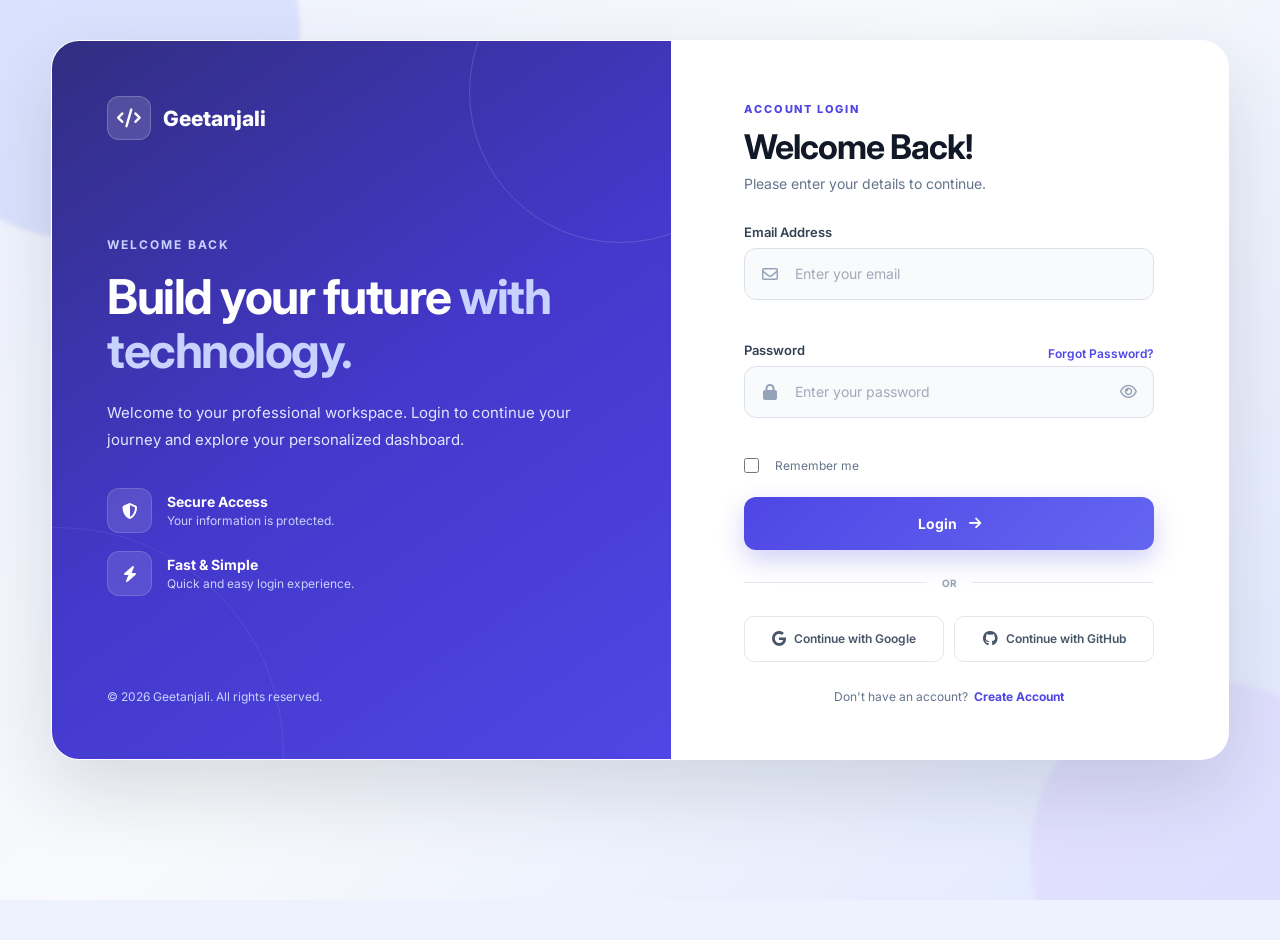
<file: index.html>
<!DOCTYPE html>
<html lang="en">

<head>
    <meta charset="UTF-8">
    <meta name="viewport" content="width=device-width, initial-scale=1.0">

    <title>Login | Geetanjali</title>

    <!-- Google Font -->
    <link rel="preconnect" href="https://fonts.googleapis.com">
    <link rel="preconnect" href="https://fonts.gstatic.com" crossorigin>

    <link href="https://fonts.googleapis.com/css2?family=Inter:wght@400;500;600;700;800&display=swap"
        rel="stylesheet">

    <!-- Font Awesome Icons -->
    <link rel="stylesheet"
        href="https://cdnjs.cloudflare.com/ajax/libs/font-awesome/6.7.2/css/all.min.css">

    <!-- CSS -->
    <link rel="stylesheet" href="style.css">
</head>

<body>

    <!-- Background Decoration -->
    <div class="background">

        <div class="circle circle-one"></div>

        <div class="circle circle-two"></div>

        <div class="circle circle-three"></div>

    </div>


    <!-- Main Container -->
    <div class="login-container">


        <!-- Left Section -->
        <div class="welcome-section">


            <div class="logo">

                <div class="logo-icon">

                    <i class="fa-solid fa-code"></i>

                </div>

                <span>Geetanjali</span>

            </div>



            <div class="welcome-content">

                <span class="small-title">
                    WELCOME BACK
                </span>


                <h1>

                    Build your future

                    <span>
                        with technology.
                    </span>

                </h1>


                <p>

                    Welcome to your professional workspace.
                    Login to continue your journey and explore
                    your personalized dashboard.

                </p>



                <div class="features">


                    <div class="feature">

                        <div class="feature-icon">

                            <i class="fa-solid fa-shield-halved"></i>

                        </div>


                        <div>

                            <h3>
                                Secure Access
                            </h3>

                            <p>
                                Your information is protected.
                            </p>

                        </div>

                    </div>



                    <div class="feature">

                        <div class="feature-icon">

                            <i class="fa-solid fa-bolt"></i>

                        </div>


                        <div>

                            <h3>
                                Fast & Simple
                            </h3>

                            <p>
                                Quick and easy login experience.
                            </p>

                        </div>

                    </div>


                </div>

            </div>



            <div class="copyright">

                © 2026 Geetanjali.
                All rights reserved.

            </div>


        </div>



        <!-- Right Login Section -->
        <div class="login-section">


            <div class="login-box">


                <!-- Mobile Logo -->
                <div class="mobile-logo">

                    <div class="mobile-logo-icon">

                        <i class="fa-solid fa-code"></i>

                    </div>

                </div>



                <!-- Login Header -->
                <div class="login-header">

                    <span class="login-label">
                        ACCOUNT LOGIN
                    </span>


                    <h2>
                        Welcome Back!
                    </h2>


                    <p>
                        Please enter your details to continue.
                    </p>

                </div>



                <!-- Login Form -->
                <form id="loginForm">


                    <!-- Email -->
                    <div class="input-group">


                        <label for="email">

                            Email Address

                        </label>


                        <div class="input-box">


                            <i class="fa-regular fa-envelope"></i>


                            <input
                                type="email"
                                id="email"
                                placeholder="Enter your email"
                                autocomplete="email"
                            >


                        </div>


                        <small
                            class="error"
                            id="emailError">
                        </small>


                    </div>



                    <!-- Password -->
                    <div class="input-group">


                        <div class="password-label">


                            <label for="password">

                                Password

                            </label>


                            <a
                                href="#"
                                onclick="forgotPassword(event)">

                                Forgot Password?

                            </a>


                        </div>



                        <div class="input-box">


                            <i class="fa-solid fa-lock"></i>


                            <input
                                type="password"
                                id="password"
                                placeholder="Enter your password"
                                autocomplete="current-password"
                            >



                            <button
                                type="button"
                                class="password-toggle"
                                onclick="togglePassword()">

                                <i
                                    class="fa-regular fa-eye"
                                    id="eyeIcon">
                                </i>

                            </button>


                        </div>


                        <small
                            class="error"
                            id="passwordError">
                        </small>


                    </div>



                    <!-- Remember Me -->
                    <div class="options">


                        <label class="remember">


                            <input
                                type="checkbox"
                                id="remember">


                            <span class="checkmark"></span>


                            Remember me


                        </label>


                    </div>



                    <!-- Login Button -->
                    <button
                        type="submit"
                        class="login-button">


                        <span>
                            Login
                        </span>


                        <i
                            class="fa-solid fa-arrow-right">
                        </i>


                    </button>


                </form>



                <!-- Divider -->
                <div class="divider">

                    <span>
                        OR
                    </span>

                </div>



                <!-- Social Login -->
                <div class="social-login">


                    <button
                        class="social-button"
                        onclick="socialLogin('Google')">


                        <i
                            class="fa-brands fa-google">
                        </i>


                        Continue with Google


                    </button>



                    <button
                        class="social-button"
                        onclick="socialLogin('GitHub')">


                        <i
                            class="fa-brands fa-github">
                        </i>


                        Continue with GitHub


                    </button>


                </div>



                <!-- Register -->
                <div class="register">


                    <p>

                        Don't have an account?


                        <!-- Dashboard Link -->
                        <a href="dashboard.html">

                            Create Account

                        </a>


                    </p>


                </div>


            </div>


        </div>


    </div>



    <!-- Toast Message -->
    <div
        class="toast"
        id="toast">


        <div class="toast-icon">

            <i class="fa-solid fa-check"></i>

        </div>


        <div>

            <strong id="toastTitle">
                Success
            </strong>


            <p id="toastMessage">
                Login successful!
            </p>

        </div>


    </div>



    <!-- JavaScript -->
    <script src="script.js"></script>


</body>

</html>
</file>
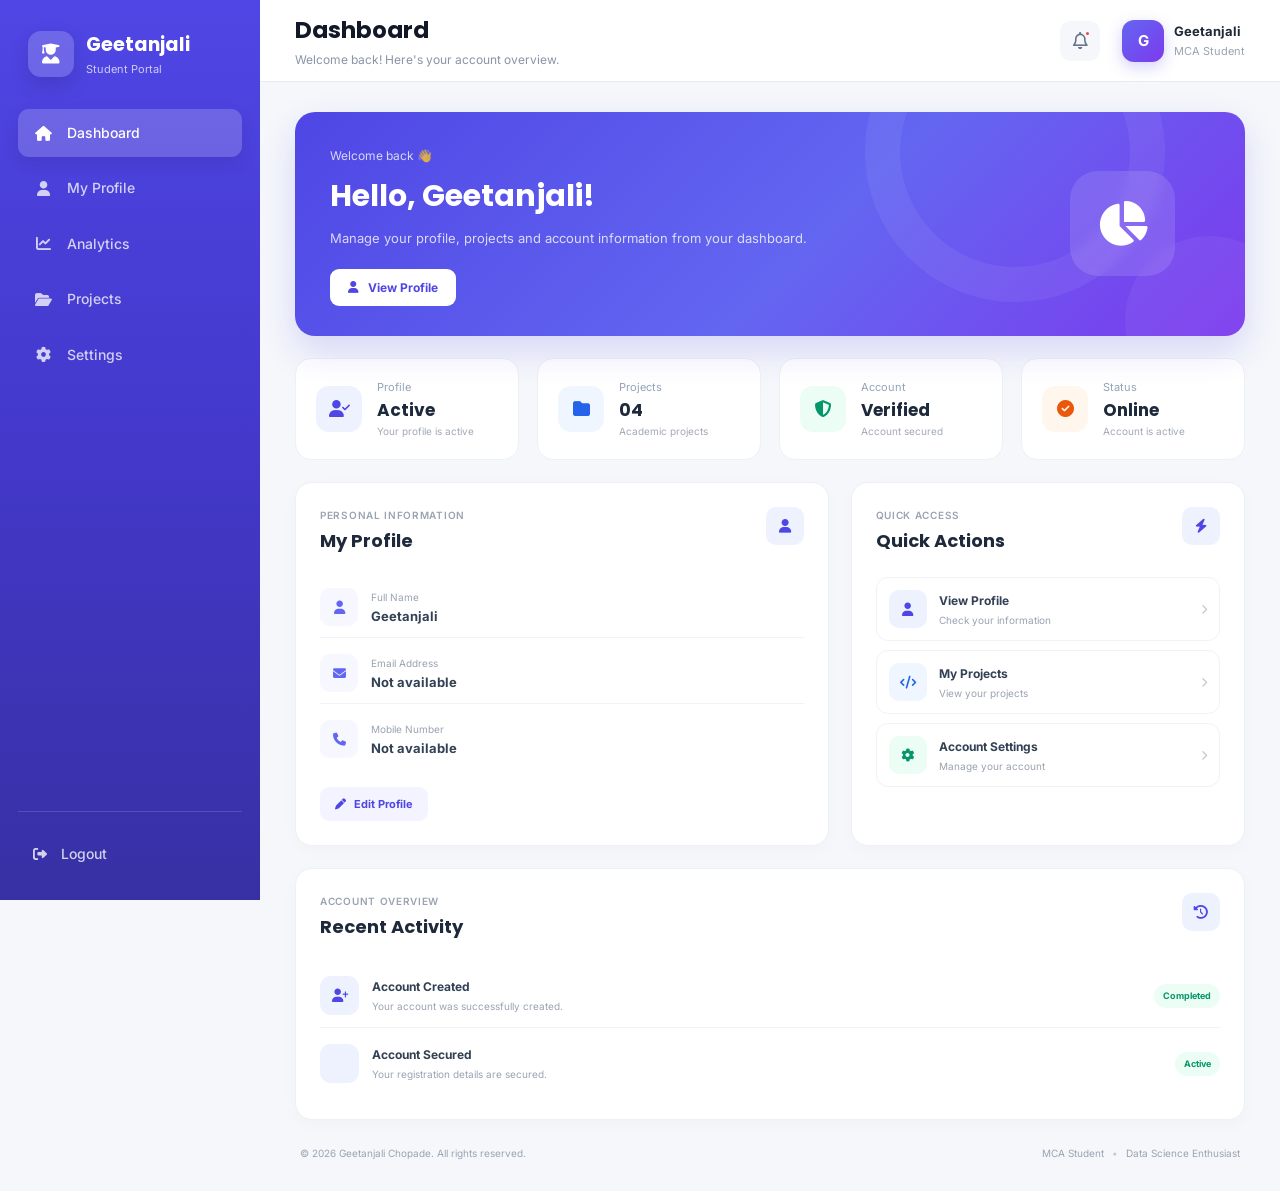
<file: dashboard.html>
<!DOCTYPE html>
<html lang="en">

<head>

    <meta charset="UTF-8">

    <meta name="viewport"
        content="width=device-width, initial-scale=1.0">

    <title>User Dashboard | Geetanjali</title>

    <!-- Font Awesome -->
    <link rel="stylesheet"
        href="https://cdnjs.cloudflare.com/ajax/libs/font-awesome/6.5.2/css/all.min.css">

    <!-- Dashboard CSS -->
    <link rel="stylesheet"
        href="dashboard.css">

</head>


<body>


    <!-- =====================================================
         DASHBOARD WRAPPER
         ===================================================== -->

    <div class="dashboard-wrapper">


        <!-- =================================================
             SIDEBAR
             ================================================= -->

        <aside class="sidebar">


            <!-- LOGO -->
            <div class="sidebar-logo">

                <div class="logo-icon">
                    <i class="fa-solid fa-user-graduate"></i>
                </div>

                <div>
                    <h2>Geetanjali</h2>
                    <span>Student Portal</span>
                </div>

            </div>


            <!-- NAVIGATION -->
            <nav class="sidebar-nav">

                <a href="#" class="nav-link active">

                    <i class="fa-solid fa-house"></i>

                    <span>Dashboard</span>

                </a>


                <a href="#" class="nav-link">

                    <i class="fa-solid fa-user"></i>

                    <span>My Profile</span>

                </a>


                <a href="#" class="nav-link">

                    <i class="fa-solid fa-chart-line"></i>

                    <span>Analytics</span>

                </a>


                <a href="#" class="nav-link">

                    <i class="fa-solid fa-folder-open"></i>

                    <span>Projects</span>

                </a>


                <a href="#" class="nav-link">

                    <i class="fa-solid fa-gear"></i>

                    <span>Settings</span>

                </a>

            </nav>


            <!-- SIDEBAR BOTTOM -->

            <div class="sidebar-bottom">

                <button
                    class="logout-btn"
                    onclick="logoutUser()">

                    <i class="fa-solid fa-right-from-bracket"></i>

                    <span>Logout</span>

                </button>

            </div>


        </aside>



        <!-- =================================================
             MAIN CONTENT
             ================================================= -->

        <main class="main-content">


            <!-- =================================================
                 TOP BAR
                 ================================================= -->

            <header class="topbar">


                <div class="topbar-left">

                    <h1>Dashboard</h1>

                    <p>
                        Welcome back! Here's your account overview.
                    </p>

                </div>


                <div class="topbar-right">


                    <!-- Notification -->

                    <button class="notification-btn">

                        <i class="fa-regular fa-bell"></i>

                        <span class="notification-dot"></span>

                    </button>


                    <!-- User -->

                    <div class="top-user">

                        <div
                            class="user-avatar"
                            id="userAvatar">

                            G

                        </div>


                        <div class="top-user-info">

                            <strong id="userName">
                                Geetanjali
                            </strong>

                            <span>
                                MCA Student
                            </span>

                        </div>

                    </div>


                </div>

            </header>



            <!-- =================================================
                 PAGE CONTENT
                 ================================================= -->

            <section class="dashboard-content">


                <!-- =================================================
                     WELCOME CARD
                     ================================================= -->

                <div class="welcome-card">


                    <div class="welcome-text">

                        <span class="welcome-label">
                            Welcome back 👋
                        </span>


                        <h2>
                            Hello,
                            <span id="welcomeName">
                                Geetanjali
                            </span>!
                        </h2>


                        <p>
                            Manage your profile, projects and
                            account information from your dashboard.
                        </p>


                        <button
                            class="primary-btn"
                            onclick="window.location.href='#profile'">

                            <i class="fa-solid fa-user"></i>

                            View Profile

                        </button>

                    </div>


                    <div class="welcome-icon">

                        <i class="fa-solid fa-chart-pie"></i>

                    </div>


                </div>



                <!-- =================================================
                     STATISTICS
                     ================================================= -->

                <div class="stats-grid">


                    <!-- CARD 1 -->

                    <div class="stat-card">

                        <div class="stat-icon purple">

                            <i class="fa-solid fa-user-check"></i>

                        </div>

                        <div class="stat-info">

                            <span>Profile</span>

                            <h3>Active</h3>

                            <small>
                                Your profile is active
                            </small>

                        </div>

                    </div>



                    <!-- CARD 2 -->

                    <div class="stat-card">

                        <div class="stat-icon blue">

                            <i class="fa-solid fa-folder"></i>

                        </div>

                        <div class="stat-info">

                            <span>Projects</span>

                            <h3>04</h3>

                            <small>
                                Academic projects
                            </small>

                        </div>

                    </div>



                    <!-- CARD 3 -->

                    <div class="stat-card">

                        <div class="stat-icon green">

                            <i class="fa-solid fa-shield-halved"></i>

                        </div>

                        <div class="stat-info">

                            <span>Account</span>

                            <h3>Verified</h3>

                            <small>
                                Account secured
                            </small>

                        </div>

                    </div>



                    <!-- CARD 4 -->

                    <div class="stat-card">

                        <div class="stat-icon orange">

                            <i class="fa-solid fa-circle-check"></i>

                        </div>

                        <div class="stat-info">

                            <span>Status</span>

                            <h3>Online</h3>

                            <small>
                                Account is active
                            </small>

                        </div>

                    </div>


                </div>



                <!-- =================================================
                     CONTENT GRID
                     ================================================= -->

                <div class="content-grid">


                    <!-- =================================================
                         PROFILE CARD
                         ================================================= -->

                    <div
                        class="dashboard-card profile-card"
                        id="profile">


                        <div class="card-header">

                            <div>

                                <span class="card-label">
                                    Personal Information
                                </span>

                                <h3>
                                    My Profile
                                </h3>

                            </div>


                            <div class="card-header-icon">

                                <i class="fa-solid fa-user"></i>

                            </div>

                        </div>



                        <div class="profile-details">


                            <!-- NAME -->

                            <div class="profile-row">

                                <div class="profile-row-icon">

                                    <i class="fa-solid fa-user"></i>

                                </div>

                                <div>

                                    <span>
                                        Full Name
                                    </span>

                                    <strong id="profileName">
                                        Geetanjali
                                    </strong>

                                </div>

                            </div>



                            <!-- EMAIL -->

                            <div class="profile-row">

                                <div class="profile-row-icon">

                                    <i class="fa-solid fa-envelope"></i>

                                </div>

                                <div>

                                    <span>
                                        Email Address
                                    </span>

                                    <strong id="profileEmail">
                                        Not available
                                    </strong>

                                </div>

                            </div>



                            <!-- PHONE -->

                            <div class="profile-row">

                                <div class="profile-row-icon">

                                    <i class="fa-solid fa-phone"></i>

                                </div>

                                <div>

                                    <span>
                                        Mobile Number
                                    </span>

                                    <strong id="profilePhone">
                                        Not available
                                    </strong>

                                </div>

                            </div>


                        </div>



                        <button class="secondary-btn">

                            <i class="fa-solid fa-pen"></i>

                            Edit Profile

                        </button>


                    </div>



                    <!-- =================================================
                         QUICK ACTIONS
                         ================================================= -->

                    <div class="dashboard-card quick-card">


                        <div class="card-header">

                            <div>

                                <span class="card-label">
                                    Quick Access
                                </span>

                                <h3>
                                    Quick Actions
                                </h3>

                            </div>


                            <div class="card-header-icon">

                                <i class="fa-solid fa-bolt"></i>

                            </div>

                        </div>



                        <div class="quick-actions">


                            <!-- VIEW PROFILE -->

                            <a href="#profile"
                                class="quick-action">

                                <div class="quick-icon purple">

                                    <i class="fa-solid fa-user"></i>

                                </div>

                                <div>

                                    <strong>
                                        View Profile
                                    </strong>

                                    <span>
                                        Check your information
                                    </span>

                                </div>

                                <i class="fa-solid fa-chevron-right"></i>

                            </a>



                            <!-- PROJECTS -->

                            <a href="#"
                                class="quick-action">

                                <div class="quick-icon blue">

                                    <i class="fa-solid fa-code"></i>

                                </div>

                                <div>

                                    <strong>
                                        My Projects
                                    </strong>

                                    <span>
                                        View your projects
                                    </span>

                                </div>

                                <i class="fa-solid fa-chevron-right"></i>

                            </a>



                            <!-- SETTINGS -->

                            <a href="#"
                                class="quick-action">

                                <div class="quick-icon green">

                                    <i class="fa-solid fa-gear"></i>

                                </div>

                                <div>

                                    <strong>
                                        Account Settings
                                    </strong>

                                    <span>
                                        Manage your account
                                    </span>

                                </div>

                                <i class="fa-solid fa-chevron-right"></i>

                            </a>


                        </div>


                    </div>


                </div>



                <!-- =================================================
                     RECENT ACTIVITY
                     ================================================= -->

                <div class="dashboard-card activity-card">


                    <div class="card-header">

                        <div>

                            <span class="card-label">
                                Account Overview
                            </span>

                            <h3>
                                Recent Activity
                            </h3>

                        </div>


                        <div class="card-header-icon">

                            <i class="fa-solid fa-clock-rotate-left"></i>

                        </div>

                    </div>



                    <div class="activity-list">


                        <!-- ACTIVITY 1 -->

                        <div class="activity-item">

                            <div class="activity-icon">

                                <i class="fa-solid fa-user-plus"></i>

                            </div>

                            <div class="activity-content">

                                <strong>
                                    Account Created
                                </strong>

                                <span>
                                    Your account was successfully created.
                                </span>

                            </div>

                            <span class="activity-status">
                                Completed
                            </span>

                        </div>



                        <!-- ACTIVITY 2 -->

                        <div class="activity-item">

                            <div class="activity-icon">

                                <i class="fa-solid fa-shield-check"></i>

                            </div>

                            <div class="activity-content">

                                <strong>
                                    Account Secured
                                </strong>

                                <span>
                                    Your registration details are secured.
                                </span>

                            </div>

                            <span class="activity-status">
                                Active
                            </span>

                        </div>



                    </div>


                </div>



                <!-- =================================================
                     FOOTER
                     ================================================= -->

                <footer class="dashboard-footer">

                    <p>
                        © 2026 Geetanjali Chopade.
                        All rights reserved.
                    </p>

                    <div>

                        <span>
                            MCA Student
                        </span>

                        <span class="footer-dot">
                            •
                        </span>

                        <span>
                            Data Science Enthusiast
                        </span>

                    </div>

                </footer>


            </section>


        </main>


    </div>



    <!-- =====================================================
         DASHBOARD JAVASCRIPT
         ===================================================== -->

    <script src="dashboard.js"></script>


</body>

</html>
</file>
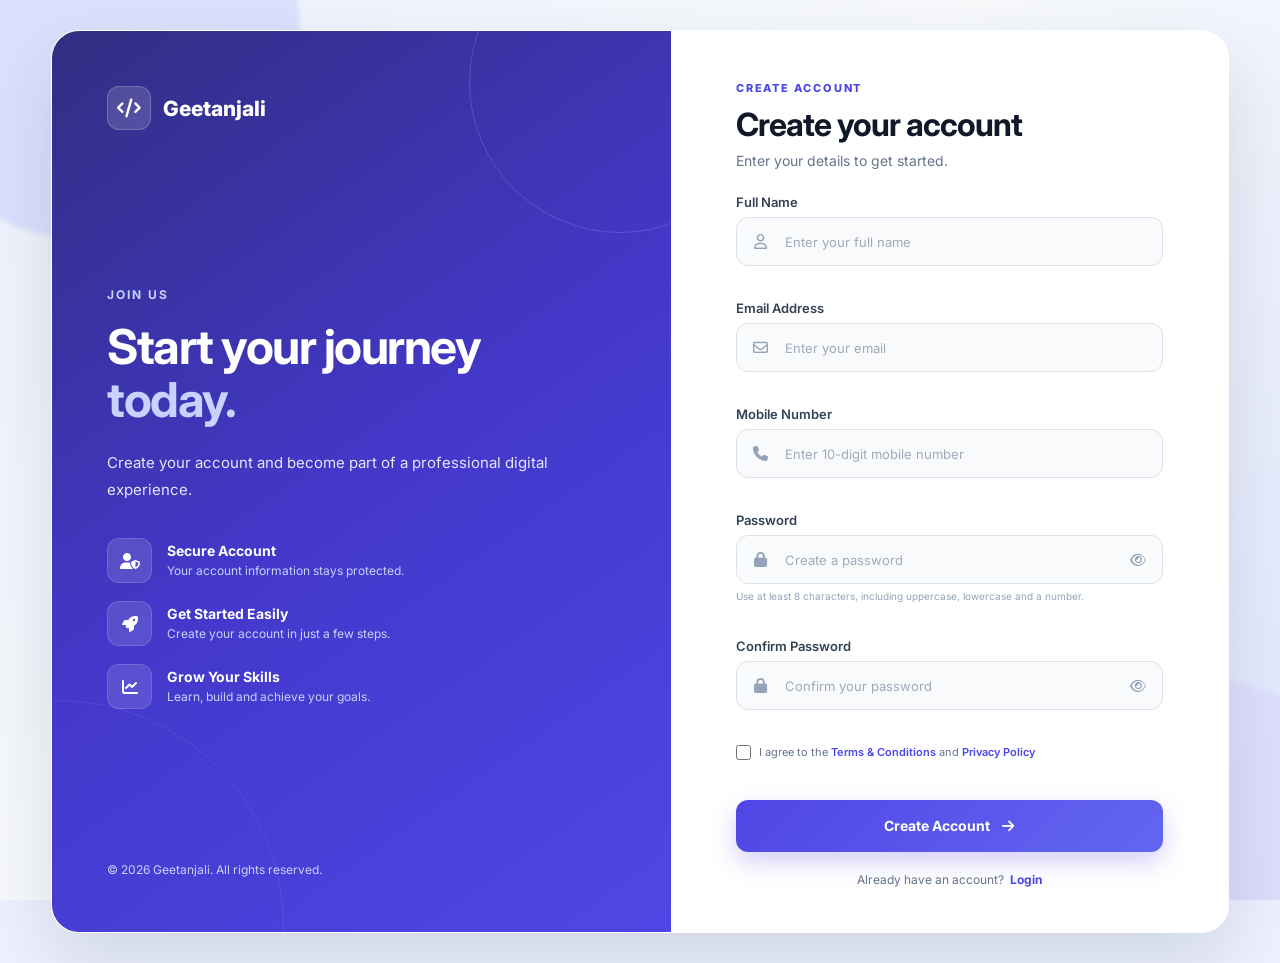
<file: registration.html>
<!DOCTYPE html>
<html lang="en">

<head>

    <meta charset="UTF-8">

    <meta name="viewport"
        content="width=device-width, initial-scale=1.0">

    <title>Create Account | Geetanjali</title>

    <!-- Google Font -->
    <link rel="preconnect"
        href="https://fonts.googleapis.com">

    <link rel="preconnect"
        href="https://fonts.gstatic.com" crossorigin>

    <link
        href="https://fonts.googleapis.com/css2?family=Inter:wght@400;500;600;700;800&display=swap"
        rel="stylesheet">

    <!-- Font Awesome -->
    <link
        rel="stylesheet"
        href="https://cdnjs.cloudflare.com/ajax/libs/font-awesome/6.7.2/css/all.min.css">

    <!-- Registration CSS -->
    <link rel="stylesheet"
        href="registration.css">

</head>


<body>


    <!-- Background -->

    <div class="background">

        <div class="circle circle-one"></div>

        <div class="circle circle-two"></div>

        <div class="circle circle-three"></div>

    </div>



    <!-- Main Container -->

    <div class="registration-container">


        <!-- Left Section -->

        <div class="welcome-section">


            <div class="logo">

                <div class="logo-icon">

                    <i class="fa-solid fa-code"></i>

                </div>

                <span>Geetanjali</span>

            </div>



            <div class="welcome-content">

                <span class="small-title">
                    JOIN US
                </span>


                <h1>
                    Start your journey
                    <span>today.</span>
                </h1>


                <p>

                    Create your account and become
                    part of a professional digital
                    experience.

                </p>



                <div class="benefits">


                    <div class="benefit">

                        <div class="benefit-icon">

                            <i class="fa-solid fa-user-shield"></i>

                        </div>

                        <div>

                            <h3>Secure Account</h3>

                            <p>
                                Your account information
                                stays protected.
                            </p>

                        </div>

                    </div>



                    <div class="benefit">

                        <div class="benefit-icon">

                            <i class="fa-solid fa-rocket"></i>

                        </div>

                        <div>

                            <h3>Get Started Easily</h3>

                            <p>
                                Create your account
                                in just a few steps.
                            </p>

                        </div>

                    </div>



                    <div class="benefit">

                        <div class="benefit-icon">

                            <i class="fa-solid fa-chart-line"></i>

                        </div>

                        <div>

                            <h3>Grow Your Skills</h3>

                            <p>
                                Learn, build and achieve
                                your goals.
                            </p>

                        </div>

                    </div>


                </div>


            </div>


            <div class="copyright">

                © 2026 Geetanjali.
                All rights reserved.

            </div>


        </div>




        <!-- Registration Section -->

        <div class="registration-section">


            <div class="registration-box">


                <!-- Mobile Logo -->

                <div class="mobile-logo">

                    <div class="mobile-logo-icon">

                        <i class="fa-solid fa-code"></i>

                    </div>

                </div>



                <!-- Header -->

                <div class="registration-header">

                    <span class="registration-label">
                        CREATE ACCOUNT
                    </span>


                    <h2>
                        Create your account
                    </h2>


                    <p>
                        Enter your details to get started.
                    </p>

                </div>




                <!-- Registration Form -->

                <form id="registrationForm">


                    <!-- Full Name -->

                    <div class="input-group">

                        <label for="fullName">
                            Full Name
                        </label>


                        <div class="input-box">

                            <i class="fa-regular fa-user"></i>

                            <input
                                type="text"
                                id="fullName"
                                placeholder="Enter your full name"
                                autocomplete="name"
                            >

                        </div>


                        <small
                            class="error"
                            id="nameError">
                        </small>

                    </div>




                    <!-- Email -->

                    <div class="input-group">

                        <label for="email">
                            Email Address
                        </label>


                        <div class="input-box">

                            <i class="fa-regular fa-envelope"></i>

                            <input
                                type="email"
                                id="email"
                                placeholder="Enter your email"
                                autocomplete="email"
                            >

                        </div>


                        <small
                            class="error"
                            id="emailError">
                        </small>

                    </div>




                    <!-- Phone -->

                    <div class="input-group">

                        <label for="phone">
                            Mobile Number
                        </label>


                        <div class="input-box">

                            <i class="fa-solid fa-phone"></i>

                            <input
                                type="tel"
                                id="phone"
                                placeholder="Enter 10-digit mobile number"
                                maxlength="10"
                                autocomplete="tel"
                            >

                        </div>


                        <small
                            class="error"
                            id="phoneError">
                        </small>

                    </div>




                    <!-- Password -->

                    <div class="input-group">

                        <label for="password">
                            Password
                        </label>


                        <div class="input-box">

                            <i class="fa-solid fa-lock"></i>


                            <input
                                type="password"
                                id="password"
                                placeholder="Create a password"
                                autocomplete="new-password"
                            >


                            <button
                                type="button"
                                class="password-toggle"
                                onclick="togglePassword('password','eyeIcon1')">

                                <i
                                    class="fa-regular fa-eye"
                                    id="eyeIcon1">
                                </i>

                            </button>

                        </div>


                        <small
                            class="password-hint">

                            Use at least 8 characters,
                            including uppercase, lowercase
                            and a number.

                        </small>


                        <small
                            class="error"
                            id="passwordError">
                        </small>

                    </div>




                    <!-- Confirm Password -->

                    <div class="input-group">

                        <label for="confirmPassword">
                            Confirm Password
                        </label>


                        <div class="input-box">

                            <i class="fa-solid fa-lock"></i>


                            <input
                                type="password"
                                id="confirmPassword"
                                placeholder="Confirm your password"
                                autocomplete="new-password"
                            >


                            <button
                                type="button"
                                class="password-toggle"
                                onclick="togglePassword('confirmPassword','eyeIcon2')">

                                <i
                                    class="fa-regular fa-eye"
                                    id="eyeIcon2">
                                </i>

                            </button>

                        </div>


                        <small
                            class="error"
                            id="confirmPasswordError">
                        </small>

                    </div>




                    <!-- Terms -->

                    <div class="terms">

                        <label>

                            <input
                                type="checkbox"
                                id="terms">

                            <span>

                                I agree to the
                                <a href="#">
                                    Terms & Conditions
                                </a>
                                and
                                <a href="#">
                                    Privacy Policy
                                </a>

                            </span>

                        </label>


                        <small
                            class="error"
                            id="termsError">
                        </small>

                    </div>




                    <!-- Register Button -->

                    <button
                        type="submit"
                        class="register-button">

                        <span>
                            Create Account
                        </span>

                        <i class="fa-solid fa-arrow-right"></i>

                    </button>


                </form>




                <!-- Login Link -->

                <div class="login-link">

                    <p>

                        Already have an account?

                        <a href="index.html">
                            Login
                        </a>

                    </p>

                </div>


            </div>

        </div>


    </div>




    <!-- Success Message -->

    <div
        class="success-message"
        id="successMessage">

        <div class="success-icon">

            <i class="fa-solid fa-check"></i>

        </div>


        <div>

            <strong>
                Registration Successful
            </strong>

            <p>
                Your account has been created.
            </p>

        </div>

    </div>




    <script src="registration.js"></script>

</body>

</html>
</file>
<file: style.css>
/* =====================================================
   PROFESSIONAL LOGIN PAGE
   GEETANJALI
   ===================================================== */


/* ================= GLOBAL ================= */

* {
    margin: 0;
    padding: 0;
    box-sizing: border-box;
}

html {
    scroll-behavior: smooth;
}

body {
    font-family: 'Inter', sans-serif;
    min-height: 100vh;
    background: #eef2ff;
    color: #172033;
    overflow-x: hidden;
}


/* ================= BACKGROUND ================= */

.background {
    position: fixed;
    inset: 0;
    overflow: hidden;
    z-index: -1;
    background:
        linear-gradient(
            135deg,
            #eef2ff 0%,
            #f8fafc 45%,
            #e0e7ff 100%
        );
}

.circle {
    position: absolute;
    border-radius: 50%;
    filter: blur(2px);
    opacity: 0.5;
}

.circle-one {
    width: 420px;
    height: 420px;
    background: #c7d2fe;
    top: -180px;
    left: -120px;
}

.circle-two {
    width: 350px;
    height: 350px;
    background: #ddd6fe;
    bottom: -130px;
    right: -100px;
}

.circle-three {
    width: 180px;
    height: 180px;
    background: #bfdbfe;
    top: 30%;
    right: 15%;
}


/* ================= MAIN CONTAINER ================= */

.login-container {
    width: 92%;
    max-width: 1180px;
    min-height: 720px;

    margin: 40px auto;

    display: grid;
    grid-template-columns: 1fr 0.9fr;

    background: rgba(255, 255, 255, 0.92);

    border: 1px solid rgba(255, 255, 255, 0.8);

    border-radius: 28px;

    overflow: hidden;

    box-shadow:
        0 30px 80px rgba(30, 41, 59, 0.15);

    backdrop-filter: blur(20px);
}


/* ================= LEFT SECTION ================= */

.welcome-section {
    position: relative;

    padding: 55px;

    display: flex;
    flex-direction: column;
    justify-content: space-between;

    background:
        linear-gradient(
            145deg,
            #312e81,
            #4338ca 50%,
            #4f46e5
        );

    color: white;

    overflow: hidden;
}


/* Decorative circles */

.welcome-section::before {
    content: "";
    position: absolute;

    width: 300px;
    height: 300px;

    border: 1px solid rgba(255,255,255,0.15);

    border-radius: 50%;

    right: -100px;
    top: -100px;
}

.welcome-section::after {
    content: "";
    position: absolute;

    width: 450px;
    height: 450px;

    border: 1px solid rgba(255,255,255,0.08);

    border-radius: 50%;

    left: -220px;
    bottom: -220px;
}


/* ================= LOGO ================= */

.logo {
    display: flex;
    align-items: center;
    gap: 12px;

    font-size: 21px;
    font-weight: 800;

    position: relative;
    z-index: 2;
}

.logo-icon {
    width: 44px;
    height: 44px;

    display: flex;
    align-items: center;
    justify-content: center;

    border-radius: 12px;

    background: rgba(255,255,255,0.15);

    border: 1px solid rgba(255,255,255,0.2);

    font-size: 19px;
}


/* ================= WELCOME CONTENT ================= */

.welcome-content {
    position: relative;
    z-index: 2;
    max-width: 510px;
}

.small-title {
    display: inline-block;

    font-size: 12px;
    font-weight: 700;

    letter-spacing: 2px;

    color: #c7d2fe;

    margin-bottom: 18px;
}

.welcome-content h1 {
    font-size: 48px;
    line-height: 1.12;

    letter-spacing: -1.5px;

    margin-bottom: 22px;
}

.welcome-content h1 span {
    color: #c7d2fe;
}

.welcome-content > p {
    color: #e0e7ff;

    font-size: 15px;
    line-height: 1.8;

    max-width: 470px;

    margin-bottom: 35px;
}


/* ================= FEATURES ================= */

.features {
    display: flex;
    flex-direction: column;
    gap: 18px;
}

.feature {
    display: flex;
    align-items: center;

    gap: 15px;
}

.feature-icon {
    width: 45px;
    height: 45px;

    flex-shrink: 0;

    display: flex;
    align-items: center;
    justify-content: center;

    border-radius: 12px;

    background: rgba(255,255,255,0.12);

    border: 1px solid rgba(255,255,255,0.15);
}

.feature h3 {
    font-size: 14px;
    margin-bottom: 3px;
}

.feature p {
    font-size: 12px;
    color: #c7d2fe;
}


/* ================= COPYRIGHT ================= */

.copyright {
    position: relative;
    z-index: 2;

    color: #c7d2fe;

    font-size: 12px;
}


/* ================= RIGHT LOGIN ================= */

.login-section {
    display: flex;
    align-items: center;
    justify-content: center;

    padding: 50px 65px;

    background: rgba(255,255,255,0.98);
}

.login-box {
    width: 100%;
    max-width: 410px;
}


/* ================= MOBILE LOGO ================= */

.mobile-logo {
    display: none;
}


/* ================= LOGIN HEADER ================= */

.login-header {
    margin-bottom: 32px;
}

.login-label {
    display: inline-block;

    font-size: 11px;
    font-weight: 800;

    letter-spacing: 1.8px;

    color: #4f46e5;

    margin-bottom: 10px;
}

.login-header h2 {
    font-size: 34px;

    letter-spacing: -1px;

    color: #111827;

    margin-bottom: 8px;
}

.login-header p {
    color: #64748b;

    font-size: 14px;
}


/* ================= INPUT GROUP ================= */

.input-group {
    margin-bottom: 21px;
}

.input-group label {
    display: block;

    font-size: 13px;
    font-weight: 600;

    color: #334155;

    margin-bottom: 8px;
}


/* ================= PASSWORD LABEL ================= */

.password-label {
    display: flex;
    justify-content: space-between;
    align-items: center;
}

.password-label a {
    color: #4f46e5;

    font-size: 12px;
    font-weight: 600;

    text-decoration: none;
}

.password-label a:hover {
    text-decoration: underline;
}


/* ================= INPUT BOX ================= */

.input-box {
    height: 52px;

    display: flex;
    align-items: center;

    border: 1px solid #dbe1ea;

    border-radius: 12px;

    background: #f8fafc;

    transition: all 0.25s ease;

    overflow: hidden;
}

.input-box > i {
    width: 50px;

    text-align: center;

    color: #94a3b8;

    font-size: 16px;

    transition: 0.25s;
}

.input-box input {
    flex: 1;

    height: 100%;

    border: none;
    outline: none;

    background: transparent;

    font-family: inherit;

    font-size: 14px;

    color: #172033;
}

.input-box input::placeholder {
    color: #a1aaba;
}

.input-box:focus-within {
    background: white;

    border-color: #6366f1;

    box-shadow:
        0 0 0 4px rgba(99,102,241,0.10);
}

.input-box:focus-within > i {
    color: #4f46e5;
}


/* ================= PASSWORD BUTTON ================= */

.password-toggle {
    width: 50px;
    height: 100%;

    border: none;

    background: transparent;

    cursor: pointer;

    color: #94a3b8;

    font-size: 15px;
}

.password-toggle:hover {
    color: #4f46e5;
}


/* ================= ERROR ================= */

.error {
    display: block;

    min-height: 16px;

    margin-top: 5px;

    color: #dc2626;

    font-size: 11px;
}


/* ================= OPTIONS ================= */

.options {
    display: flex;
    justify-content: space-between;

    margin: -2px 0 24px;
}

.remember {
    display: flex !important;

    align-items: center;

    gap: 8px;

    font-size: 12px !important;

    color: #64748b !important;

    cursor: pointer;
}

.remember input {
    width: 15px;
    height: 15px;

    accent-color: #4f46e5;

    cursor: pointer;
}


/* ================= LOGIN BUTTON ================= */

.login-button {
    width: 100%;
    height: 53px;

    border: none;

    border-radius: 12px;

    background:
        linear-gradient(
            135deg,
            #4f46e5,
            #6366f1
        );

    color: white;

    font-family: inherit;

    font-size: 14px;
    font-weight: 700;

    cursor: pointer;

    display: flex;
    align-items: center;
    justify-content: center;

    gap: 12px;

    box-shadow:
        0 10px 25px rgba(79,70,229,0.25);

    transition: all 0.25s ease;
}

.login-button i {
    transition: transform 0.25s ease;
}

.login-button:hover {
    transform: translateY(-2px);

    box-shadow:
        0 14px 30px rgba(79,70,229,0.32);
}

.login-button:hover i {
    transform: translateX(4px);
}

.login-button:active {
    transform: translateY(0);
}


/* ================= DIVIDER ================= */

.divider {
    display: flex;
    align-items: center;

    gap: 15px;

    margin: 27px 0;

    color: #94a3b8;

    font-size: 10px;
    font-weight: 700;
}

.divider::before,
.divider::after {
    content: "";

    height: 1px;

    flex: 1;

    background: #e2e8f0;
}


/* ================= SOCIAL LOGIN ================= */

.social-login {
    display: grid;
    grid-template-columns: 1fr 1fr;

    gap: 10px;
}

.social-button {
    height: 46px;

    border: 1px solid #e2e8f0;

    background: white;

    border-radius: 10px;

    color: #475569;

    font-family: inherit;

    font-size: 12px;
    font-weight: 600;

    cursor: pointer;

    display: flex;
    align-items: center;
    justify-content: center;

    gap: 8px;

    transition: all 0.2s ease;
}

.social-button i {
    font-size: 15px;
}

.social-button:hover {
    border-color: #c7d2fe;

    background: #f8fafc;

    transform: translateY(-1px);
}


/* ================= REGISTER ================= */

.register {
    text-align: center;

    margin-top: 27px;
}

.register p {
    font-size: 12px;

    color: #64748b;
}

.register a {
    color: #4f46e5;

    font-weight: 700;

    text-decoration: none;

    margin-left: 3px;
}

.register a:hover {
    text-decoration: underline;
}


/* ================= TOAST ================= */

.toast {
    position: fixed;

    right: 25px;
    bottom: 25px;

    min-width: 300px;

    display: flex;
    align-items: center;

    gap: 12px;

    padding: 15px 18px;

    background: white;

    border-radius: 14px;

    box-shadow:
        0 15px 40px rgba(15,23,42,0.15);

    border: 1px solid #e2e8f0;

    transform: translateY(120px);

    opacity: 0;

    transition: all 0.35s ease;

    z-index: 100;
}

.toast.show {
    transform: translateY(0);
    opacity: 1;
}

.toast-icon {
    width: 35px;
    height: 35px;

    border-radius: 50%;

    display: flex;
    align-items: center;
    justify-content: center;

    background: #dcfce7;

    color: #16a34a;
}

.toast strong {
    display: block;

    font-size: 13px;

    color: #1e293b;

    margin-bottom: 2px;
}

.toast p {
    font-size: 11px;

    color: #64748b;
}


/* ================= RESPONSIVE ================= */

@media (max-width: 900px) {

    .login-container {
        grid-template-columns: 1fr;

        max-width: 550px;

        min-height: auto;

        margin: 25px auto;
    }

    .welcome-section {
        display: none;
    }

    .login-section {
        padding: 50px 35px;
    }

    .mobile-logo {
        display: flex;
        justify-content: center;

        margin-bottom: 25px;
    }

    .mobile-logo-icon {
        width: 55px;
        height: 55px;

        border-radius: 16px;

        display: flex;
        align-items: center;
        justify-content: center;

        background: #eef2ff;

        color: #4f46e5;

        font-size: 22px;
    }

}


@media (max-width: 500px) {

    body {
        background: white;
    }

    .login-container {
        width: 100%;

        margin: 0;

        border-radius: 0;

        box-shadow: none;
    }

    .login-section {
        padding: 35px 22px;
    }

    .login-header h2 {
        font-size: 30px;
    }

    .social-login {
        grid-template-columns: 1fr;
    }

    .toast {
        left: 15px;
        right: 15px;

        min-width: auto;
    }

}
</file>
<file: dashboard.css>
/* =====================================================
   PROFESSIONAL USER DASHBOARD
   GEETANJALI CHOPADE
   ===================================================== */


/* ================= GOOGLE FONT ================= */

@import url('https://fonts.googleapis.com/css2?family=Inter:wght@400;500;600;700;800&family=Poppins:wght@500;600;700;800&display=swap');


/* ================= GLOBAL ================= */

* {
    margin: 0;
    padding: 0;
    box-sizing: border-box;
}

html {
    scroll-behavior: smooth;
}

body {
    font-family: 'Inter', sans-serif;
    background: #f5f7fb;
    color: #1e293b;
    line-height: 1.6;
}

button,
a,
input {
    font-family: inherit;
}

button {
    border: none;
    cursor: pointer;
}

a {
    text-decoration: none;
    color: inherit;
}


/* ================= DASHBOARD WRAPPER ================= */

.dashboard-wrapper {
    min-height: 100vh;
    display: flex;
}


/* =====================================================
   SIDEBAR
   ===================================================== */

.sidebar {
    width: 260px;
    min-height: 100vh;
    background: linear-gradient(
        180deg,
        #4f46e5 0%,
        #4338ca 50%,
        #3730a3 100%
    );

    color: #ffffff;

    position: fixed;
    left: 0;
    top: 0;
    bottom: 0;

    display: flex;
    flex-direction: column;

    padding: 25px 18px;

    z-index: 100;
}


/* ================= SIDEBAR LOGO ================= */

.sidebar-logo {
    display: flex;
    align-items: center;
    gap: 12px;

    padding: 5px 10px 30px;
}

.logo-icon {
    width: 46px;
    height: 46px;

    border-radius: 13px;

    background: rgba(255, 255, 255, 0.18);

    display: flex;
    align-items: center;
    justify-content: center;

    font-size: 20px;

    box-shadow:
        0 8px 20px rgba(0, 0, 0, 0.12);
}

.sidebar-logo h2 {
    font-family: 'Poppins', sans-serif;
    font-size: 19px;
    font-weight: 700;
}

.sidebar-logo span {
    display: block;

    font-size: 11px;
    color: rgba(255, 255, 255, 0.72);

    margin-top: 1px;
}


/* ================= SIDEBAR NAV ================= */

.sidebar-nav {
    display: flex;
    flex-direction: column;
    gap: 7px;
}

.nav-link {
    display: flex;
    align-items: center;
    gap: 14px;

    padding: 13px 15px;

    border-radius: 11px;

    color: rgba(255, 255, 255, 0.76);

    font-size: 14px;
    font-weight: 500;

    transition: all 0.25s ease;
}

.nav-link i {
    width: 20px;
    text-align: center;

    font-size: 15px;
}

.nav-link:hover {
    color: #ffffff;

    background: rgba(255, 255, 255, 0.12);

    transform: translateX(3px);
}

.nav-link.active {
    color: #ffffff;

    background: rgba(255, 255, 255, 0.18);

    box-shadow:
        0 7px 18px rgba(0, 0, 0, 0.08);
}


/* ================= SIDEBAR BOTTOM ================= */

.sidebar-bottom {
    margin-top: auto;

    padding-top: 20px;

    border-top:
        1px solid rgba(255, 255, 255, 0.14);
}

.logout-btn {
    width: 100%;

    display: flex;
    align-items: center;
    gap: 14px;

    padding: 13px 15px;

    border-radius: 11px;

    background: transparent;

    color: rgba(255, 255, 255, 0.78);

    font-size: 14px;
    font-weight: 500;

    transition: all 0.25s ease;
}

.logout-btn:hover {
    background: rgba(255, 255, 255, 0.12);

    color: #ffffff;
}


/* =====================================================
   MAIN CONTENT
   ===================================================== */

.main-content {
    width: calc(100% - 260px);

    margin-left: 260px;

    min-height: 100vh;
}


/* =====================================================
   TOPBAR
   ===================================================== */

.topbar {
    height: 82px;

    background: #ffffff;

    border-bottom:
        1px solid #e8ebf2;

    display: flex;
    align-items: center;
    justify-content: space-between;

    padding: 0 35px;

    position: sticky;
    top: 0;

    z-index: 50;
}


/* ================= TOPBAR LEFT ================= */

.topbar-left h1 {
    font-family: 'Poppins', sans-serif;

    font-size: 23px;
    font-weight: 700;

    color: #111827;
}

.topbar-left p {
    font-size: 12px;

    color: #8a94a6;

    margin-top: 2px;
}


/* ================= TOPBAR RIGHT ================= */

.topbar-right {
    display: flex;
    align-items: center;
    gap: 22px;
}


/* ================= NOTIFICATION ================= */

.notification-btn {
    width: 40px;
    height: 40px;

    border-radius: 11px;

    background: #f6f7fb;

    color: #64748b;

    font-size: 17px;

    position: relative;

    transition: 0.25s ease;
}

.notification-btn:hover {
    background: #eef0ff;

    color: #4f46e5;
}

.notification-dot {
    width: 7px;
    height: 7px;

    border-radius: 50%;

    background: #ef4444;

    position: absolute;

    top: 9px;
    right: 9px;

    border: 2px solid #f6f7fb;
}


/* ================= TOP USER ================= */

.top-user {
    display: flex;
    align-items: center;

    gap: 10px;
}

.user-avatar {
    width: 42px;
    height: 42px;

    border-radius: 12px;

    background:
        linear-gradient(
            135deg,
            #6366f1,
            #7c3aed
        );

    color: #ffffff;

    display: flex;
    align-items: center;
    justify-content: center;

    font-size: 15px;
    font-weight: 700;

    box-shadow:
        0 5px 15px rgba(79, 70, 229, 0.25);
}

.top-user-info strong {
    display: block;

    color: #1f2937;

    font-size: 13px;
    font-weight: 700;
}

.top-user-info span {
    display: block;

    color: #9aa3b2;

    font-size: 11px;

    margin-top: 1px;
}


/* =====================================================
   DASHBOARD CONTENT
   ===================================================== */

.dashboard-content {
    padding: 30px 35px 25px;
}


/* =====================================================
   WELCOME CARD
   ===================================================== */

.welcome-card {
    min-height: 210px;

    border-radius: 20px;

    padding: 30px 35px;

    background:
        linear-gradient(
            135deg,
            #4f46e5,
            #6366f1 55%,
            #7c3aed
        );

    color: #ffffff;

    display: flex;
    align-items: center;
    justify-content: space-between;

    position: relative;

    overflow: hidden;

    box-shadow:
        0 15px 35px rgba(79, 70, 229, 0.18);
}


/* Decorative circles */

.welcome-card::before {
    content: "";

    width: 230px;
    height: 230px;

    border-radius: 50%;

    border: 35px solid rgba(255, 255, 255, 0.06);

    position: absolute;

    right: 80px;
    top: -110px;
}

.welcome-card::after {
    content: "";

    width: 170px;
    height: 170px;

    border-radius: 50%;

    background: rgba(255, 255, 255, 0.05);

    position: absolute;

    right: -50px;
    bottom: -70px;
}


/* ================= WELCOME TEXT ================= */

.welcome-text {
    position: relative;
    z-index: 2;
}

.welcome-label {
    display: inline-block;

    font-size: 12px;

    color: rgba(255, 255, 255, 0.78);

    margin-bottom: 7px;
}

.welcome-text h2 {
    font-family: 'Poppins', sans-serif;

    font-size: 30px;
    font-weight: 700;

    margin-bottom: 8px;
}

.welcome-text h2 span {
    color: #ffffff;
}

.welcome-text p {
    max-width: 520px;

    color: rgba(255, 255, 255, 0.78);

    font-size: 13px;

    margin-bottom: 20px;
}


/* ================= WELCOME ICON ================= */

.welcome-icon {
    width: 105px;
    height: 105px;

    border-radius: 28px;

    background: rgba(255, 255, 255, 0.12);

    display: flex;
    align-items: center;
    justify-content: center;

    font-size: 45px;

    margin-right: 35px;

    position: relative;
    z-index: 2;

    backdrop-filter: blur(5px);
}


/* =====================================================
   BUTTONS
   ===================================================== */

.primary-btn {
    display: inline-flex;

    align-items: center;
    gap: 9px;

    padding: 11px 18px;

    border-radius: 9px;

    background: #ffffff;

    color: #4f46e5;

    font-size: 12px;
    font-weight: 700;

    transition: all 0.25s ease;
}

.primary-btn:hover {
    transform: translateY(-2px);

    box-shadow:
        0 8px 20px rgba(0, 0, 0, 0.14);
}


/* =====================================================
   STATISTICS
   ===================================================== */

.stats-grid {
    display: grid;

    grid-template-columns:
        repeat(4, 1fr);

    gap: 18px;

    margin-top: 22px;
}


.stat-card {
    background: #ffffff;

    border: 1px solid #edf0f5;

    border-radius: 16px;

    padding: 20px;

    display: flex;
    align-items: center;

    gap: 15px;

    transition: all 0.25s ease;
}

.stat-card:hover {
    transform: translateY(-3px);

    box-shadow:
        0 12px 25px rgba(15, 23, 42, 0.07);
}


/* ================= STAT ICON ================= */

.stat-icon {
    width: 46px;
    height: 46px;

    min-width: 46px;

    border-radius: 13px;

    display: flex;
    align-items: center;
    justify-content: center;

    font-size: 17px;
}


/* Icon backgrounds */

.stat-icon.purple {
    background: #eef2ff;
    color: #4f46e5;
}

.stat-icon.blue {
    background: #eff6ff;
    color: #2563eb;
}

.stat-icon.green {
    background: #ecfdf5;
    color: #059669;
}

.stat-icon.orange {
    background: #fff7ed;
    color: #ea580c;
}


/* ================= STAT INFO ================= */

.stat-info span {
    display: block;

    font-size: 11px;

    color: #94a3b8;

    margin-bottom: 2px;
}

.stat-info h3 {
    font-family: 'Poppins', sans-serif;

    font-size: 17px;

    color: #1e293b;

    line-height: 1.3;
}

.stat-info small {
    display: block;

    font-size: 10px;

    color: #a1a9b6;

    margin-top: 2px;
}


/* =====================================================
   CONTENT GRID
   ===================================================== */

.content-grid {
    display: grid;

    grid-template-columns:
        1.15fr 0.85fr;

    gap: 22px;

    margin-top: 22px;
}


/* =====================================================
   DASHBOARD CARD
   ===================================================== */

.dashboard-card {
    background: #ffffff;

    border: 1px solid #edf0f5;

    border-radius: 17px;

    padding: 24px;

    box-shadow:
        0 5px 18px rgba(15, 23, 42, 0.025);
}


/* ================= CARD HEADER ================= */

.card-header {
    display: flex;
    align-items: flex-start;
    justify-content: space-between;

    margin-bottom: 22px;
}

.card-label {
    display: block;

    color: #9aa3b2;

    font-size: 10px;

    text-transform: uppercase;

    letter-spacing: 0.7px;

    font-weight: 600;

    margin-bottom: 4px;
}

.card-header h3 {
    font-family: 'Poppins', sans-serif;

    font-size: 18px;

    color: #1e293b;
}

.card-header-icon {
    width: 38px;
    height: 38px;

    border-radius: 10px;

    background: #eef2ff;

    color: #4f46e5;

    display: flex;
    align-items: center;
    justify-content: center;

    font-size: 14px;
}


/* =====================================================
   PROFILE
   ===================================================== */

.profile-details {
    display: flex;

    flex-direction: column;

    gap: 5px;
}

.profile-row {
    display: flex;
    align-items: center;

    gap: 13px;

    padding: 11px 0;

    border-bottom:
        1px solid #f1f3f7;
}

.profile-row:last-child {
    border-bottom: none;
}

.profile-row-icon {
    width: 38px;
    height: 38px;

    border-radius: 10px;

    background: #f6f7ff;

    color: #6366f1;

    display: flex;
    align-items: center;
    justify-content: center;

    font-size: 13px;
}

.profile-row span {
    display: block;

    color: #9aa3b2;

    font-size: 10px;

    margin-bottom: 1px;
}

.profile-row strong {
    display: block;

    color: #334155;

    font-size: 13px;

    word-break: break-word;
}


/* ================= SECONDARY BUTTON ================= */

.secondary-btn {
    margin-top: 18px;

    display: inline-flex;
    align-items: center;

    gap: 8px;

    padding: 10px 15px;

    border-radius: 9px;

    background: #f3f4ff;

    color: #4f46e5;

    font-size: 11px;

    font-weight: 700;

    transition: 0.25s ease;
}

.secondary-btn:hover {
    background: #e8eaff;

    transform: translateY(-1px);
}


/* =====================================================
   QUICK ACTIONS
   ===================================================== */

.quick-actions {
    display: flex;

    flex-direction: column;

    gap: 9px;
}

.quick-action {
    display: flex;
    align-items: center;

    gap: 12px;

    padding: 12px;

    border-radius: 12px;

    border: 1px solid #f0f2f6;

    transition: all 0.25s ease;
}

.quick-action:hover {
    background: #fafaff;

    border-color: #e0e3ff;

    transform: translateX(3px);
}

.quick-icon {
    width: 38px;
    height: 38px;

    min-width: 38px;

    border-radius: 10px;

    display: flex;
    align-items: center;
    justify-content: center;

    font-size: 13px;
}

.quick-icon.purple {
    background: #eef2ff;
    color: #4f46e5;
}

.quick-icon.blue {
    background: #eff6ff;
    color: #2563eb;
}

.quick-icon.green {
    background: #ecfdf5;
    color: #059669;
}

.quick-action div:nth-child(2) {
    flex: 1;
}

.quick-action strong {
    display: block;

    color: #334155;

    font-size: 12px;
}

.quick-action span {
    display: block;

    color: #9aa3b2;

    font-size: 10px;

    margin-top: 2px;
}

.quick-action > i {
    color: #c2c8d2;

    font-size: 10px;
}


/* =====================================================
   ACTIVITY
   ===================================================== */

.activity-card {
    margin-top: 22px;
}

.activity-list {
    display: flex;

    flex-direction: column;

    gap: 4px;
}

.activity-item {
    display: flex;
    align-items: center;

    gap: 13px;

    padding: 12px 0;

    border-bottom:
        1px solid #f1f3f7;
}

.activity-item:last-child {
    border-bottom: none;
}

.activity-icon {
    width: 39px;
    height: 39px;

    min-width: 39px;

    border-radius: 11px;

    background: #eef2ff;

    color: #4f46e5;

    display: flex;
    align-items: center;
    justify-content: center;

    font-size: 13px;
}

.activity-content {
    flex: 1;
}

.activity-content strong {
    display: block;

    font-size: 12px;

    color: #334155;
}

.activity-content span {
    display: block;

    font-size: 10px;

    color: #9aa3b2;

    margin-top: 2px;
}

.activity-status {
    padding: 5px 9px;

    border-radius: 20px;

    background: #ecfdf5;

    color: #059669;

    font-size: 9px;

    font-weight: 700;
}


/* =====================================================
   FOOTER
   ===================================================== */

.dashboard-footer {
    padding: 25px 5px 5px;

    display: flex;

    align-items: center;

    justify-content: space-between;

    color: #9aa3b2;

    font-size: 10px;
}

.dashboard-footer div {
    display: flex;
    align-items: center;

    gap: 8px;
}

.footer-dot {
    color: #c5cad3;
}


/* =====================================================
   RESPONSIVE - TABLET
   ===================================================== */

@media (max-width: 1100px) {

    .sidebar {
        width: 220px;
    }

    .main-content {
        width: calc(100% - 220px);

        margin-left: 220px;
    }

    .dashboard-content {
        padding: 25px;
    }

    .topbar {
        padding: 0 25px;
    }

    .stats-grid {
        grid-template-columns:
            repeat(2, 1fr);
    }

    .content-grid {
        grid-template-columns: 1fr;
    }

}


/* =====================================================
   RESPONSIVE - MOBILE
   ===================================================== */

@media (max-width: 850px) {

    .dashboard-wrapper {
        display: block;
    }

    .sidebar {
        position: relative;

        width: 100%;

        min-height: auto;

        padding: 15px;
    }

    .sidebar-logo {
        padding-bottom: 15px;
    }

    .sidebar-nav {
        flex-direction: row;

        overflow-x: auto;

        padding-bottom: 5px;
    }

    .nav-link {
        min-width: max-content;

        padding: 10px 13px;
    }

    .sidebar-bottom {
        display: none;
    }

    .main-content {
        width: 100%;

        margin-left: 0;
    }

    .topbar {
        position: relative;

        height: auto;

        padding: 18px;

        gap: 15px;
    }

    .topbar-left h1 {
        font-size: 20px;
    }

    .topbar-right {
        gap: 10px;
    }

    .top-user-info {
        display: none;
    }

    .dashboard-content {
        padding: 20px 15px;
    }

    .welcome-card {
        padding: 25px;

        min-height: 190px;
    }

    .welcome-text h2 {
        font-size: 25px;
    }

    .welcome-icon {
        width: 75px;
        height: 75px;

        font-size: 30px;

        margin-right: 0;
    }

}


/* =====================================================
   RESPONSIVE - SMALL MOBILE
   ===================================================== */

@media (max-width: 550px) {

    .stats-grid {
        grid-template-columns: 1fr;
    }

    .welcome-card {
        align-items: flex-start;
    }

    .welcome-icon {
        display: none;
    }

    .welcome-text h2 {
        font-size: 22px;
    }

    .welcome-text p {
        font-size: 12px;
    }

    .dashboard-card {
        padding: 18px;
    }

    .activity-item {
        align-items: flex-start;
    }

    .activity-status {
        display: none;
    }

    .dashboard-footer {
        flex-direction: column;

        gap: 8px;

        text-align: center;
    }

}


/* =====================================================
   SCROLLBAR
   ===================================================== */

::-webkit-scrollbar {
    width: 7px;
    height: 7px;
}

::-webkit-scrollbar-track {
    background: #f1f3f7;
}

::-webkit-scrollbar-thumb {
    background: #c7cbd5;
    border-radius: 10px;
}

::-webkit-scrollbar-thumb:hover {
    background: #aeb4c0;
}
</file>
<file: registration.css>
/* =====================================================
   PROFESSIONAL REGISTRATION PAGE
   GEETANJALI
   ===================================================== */


/* ================= GLOBAL ================= */

* {
    margin: 0;
    padding: 0;
    box-sizing: border-box;
}

html {
    scroll-behavior: smooth;
}

body {
    font-family: 'Inter', sans-serif;
    min-height: 100vh;
    background: #eef2ff;
    color: #172033;
    overflow-x: hidden;
}


/* ================= BACKGROUND ================= */

.background {
    position: fixed;
    inset: 0;
    overflow: hidden;
    z-index: -1;

    background:
        linear-gradient(
            135deg,
            #eef2ff 0%,
            #f8fafc 45%,
            #e0e7ff 100%
        );
}

.circle {
    position: absolute;
    border-radius: 50%;
    filter: blur(2px);
    opacity: 0.5;
}

.circle-one {
    width: 420px;
    height: 420px;

    background: #c7d2fe;

    top: -180px;
    left: -120px;
}

.circle-two {
    width: 350px;
    height: 350px;

    background: #ddd6fe;

    bottom: -130px;
    right: -100px;
}

.circle-three {
    width: 180px;
    height: 180px;

    background: #bfdbfe;

    top: 30%;
    right: 15%;
}


/* ================= MAIN CONTAINER ================= */

.registration-container {
    width: 92%;
    max-width: 1180px;

    min-height: 760px;

    margin: 30px auto;

    display: grid;

    grid-template-columns: 1fr 0.9fr;

    background: rgba(255, 255, 255, 0.92);

    border: 1px solid rgba(255, 255, 255, 0.8);

    border-radius: 28px;

    overflow: hidden;

    box-shadow:
        0 30px 80px rgba(30, 41, 59, 0.15);

    backdrop-filter: blur(20px);
}


/* ================= LEFT SECTION ================= */

.welcome-section {
    position: relative;

    padding: 55px;

    display: flex;
    flex-direction: column;
    justify-content: space-between;

    background:
        linear-gradient(
            145deg,
            #312e81,
            #4338ca 50%,
            #4f46e5
        );

    color: white;

    overflow: hidden;
}


/* ================= DECORATIVE CIRCLES ================= */

.welcome-section::before {
    content: "";

    position: absolute;

    width: 300px;
    height: 300px;

    border: 1px solid rgba(255,255,255,0.15);

    border-radius: 50%;

    right: -100px;
    top: -100px;
}

.welcome-section::after {
    content: "";

    position: absolute;

    width: 450px;
    height: 450px;

    border: 1px solid rgba(255,255,255,0.08);

    border-radius: 50%;

    left: -220px;
    bottom: -220px;
}


/* ================= LOGO ================= */

.logo {
    display: flex;
    align-items: center;

    gap: 12px;

    font-size: 21px;
    font-weight: 800;

    position: relative;

    z-index: 2;
}

.logo-icon {
    width: 44px;
    height: 44px;

    display: flex;
    align-items: center;
    justify-content: center;

    border-radius: 12px;

    background: rgba(255,255,255,0.15);

    border: 1px solid rgba(255,255,255,0.2);

    font-size: 19px;
}


/* ================= WELCOME CONTENT ================= */

.welcome-content {
    position: relative;

    z-index: 2;

    max-width: 510px;
}

.small-title {
    display: inline-block;

    font-size: 12px;
    font-weight: 700;

    letter-spacing: 2px;

    color: #c7d2fe;

    margin-bottom: 18px;
}

.welcome-content h1 {
    font-size: 48px;

    line-height: 1.12;

    letter-spacing: -1.5px;

    margin-bottom: 22px;
}

.welcome-content h1 span {
    color: #c7d2fe;
}

.welcome-content > p {
    color: #e0e7ff;

    font-size: 15px;

    line-height: 1.8;

    max-width: 470px;

    margin-bottom: 35px;
}


/* ================= BENEFITS ================= */

.benefits {
    display: flex;

    flex-direction: column;

    gap: 18px;
}

.benefit {
    display: flex;

    align-items: center;

    gap: 15px;
}

.benefit-icon {
    width: 45px;
    height: 45px;

    flex-shrink: 0;

    display: flex;

    align-items: center;
    justify-content: center;

    border-radius: 12px;

    background: rgba(255,255,255,0.12);

    border: 1px solid rgba(255,255,255,0.15);

    font-size: 16px;
}

.benefit h3 {
    font-size: 14px;

    margin-bottom: 3px;
}

.benefit p {
    font-size: 12px;

    color: #c7d2fe;

    line-height: 1.5;
}


/* ================= COPYRIGHT ================= */

.copyright {
    position: relative;

    z-index: 2;

    color: #c7d2fe;

    font-size: 12px;
}


/* ================= RIGHT SECTION ================= */

.registration-section {
    display: flex;

    align-items: center;

    justify-content: center;

    padding: 45px 65px;

    background: rgba(255,255,255,0.98);
}

.registration-box {
    width: 100%;

    max-width: 440px;
}


/* ================= MOBILE LOGO ================= */

.mobile-logo {
    display: none;
}


/* ================= HEADER ================= */

.registration-header {
    margin-bottom: 25px;
}

.registration-label {
    display: inline-block;

    font-size: 11px;

    font-weight: 800;

    letter-spacing: 1.8px;

    color: #4f46e5;

    margin-bottom: 10px;
}

.registration-header h2 {
    font-size: 32px;

    letter-spacing: -1px;

    color: #111827;

    margin-bottom: 8px;
}

.registration-header p {
    color: #64748b;

    font-size: 14px;
}


/* ================= INPUT GROUP ================= */

.input-group {
    margin-bottom: 15px;
}

.input-group label {
    display: block;

    font-size: 13px;

    font-weight: 600;

    color: #334155;

    margin-bottom: 7px;
}


/* ================= INPUT BOX ================= */

.input-box {
    height: 49px;

    display: flex;

    align-items: center;

    border: 1px solid #dbe1ea;

    border-radius: 12px;

    background: #f8fafc;

    transition: all 0.25s ease;

    overflow: hidden;
}

.input-box > i {
    width: 48px;

    text-align: center;

    color: #94a3b8;

    font-size: 15px;

    transition: 0.25s;
}

.input-box input {
    flex: 1;

    height: 100%;

    border: none;

    outline: none;

    background: transparent;

    font-family: inherit;

    font-size: 13px;

    color: #172033;

    min-width: 0;
}

.input-box input::placeholder {
    color: #a1aaba;
}

.input-box:focus-within {
    background: white;

    border-color: #6366f1;

    box-shadow:
        0 0 0 4px rgba(99,102,241,0.10);
}

.input-box:focus-within > i {
    color: #4f46e5;
}


/* ================= PASSWORD TOGGLE ================= */

.password-toggle {
    width: 48px;
    height: 100%;

    border: none;

    background: transparent;

    cursor: pointer;

    color: #94a3b8;

    font-size: 14px;

    transition: 0.2s;
}

.password-toggle:hover {
    color: #4f46e5;
}


/* ================= ERROR ================= */

.error {
    display: block;

    min-height: 15px;

    margin-top: 4px;

    color: #dc2626;

    font-size: 10px;

    line-height: 1.4;
}


/* ================= PASSWORD HINT ================= */

.password-hint {
    display: block;

    margin-top: 5px;

    color: #94a3b8;

    font-size: 10px;

    line-height: 1.5;
}


/* ================= TERMS ================= */

.terms {
    margin-top: 4px;

    margin-bottom: 20px;
}

.terms label {
    display: flex;

    align-items: flex-start;

    gap: 8px;

    cursor: pointer;

    font-size: 11px;

    color: #64748b;

    line-height: 1.5;
}

.terms input {
    width: 15px;
    height: 15px;

    flex-shrink: 0;

    margin-top: 1px;

    accent-color: #4f46e5;

    cursor: pointer;
}

.terms a {
    color: #4f46e5;

    font-weight: 600;

    text-decoration: none;
}

.terms a:hover {
    text-decoration: underline;
}


/* ================= REGISTER BUTTON ================= */

.register-button {
    width: 100%;

    height: 52px;

    border: none;

    border-radius: 12px;

    background:
        linear-gradient(
            135deg,
            #4f46e5,
            #6366f1
        );

    color: white;

    font-family: inherit;

    font-size: 14px;

    font-weight: 700;

    cursor: pointer;

    display: flex;

    align-items: center;

    justify-content: center;

    gap: 12px;

    box-shadow:
        0 10px 25px rgba(79,70,229,0.25);

    transition: all 0.25s ease;
}

.register-button i {
    transition: transform 0.25s ease;
}

.register-button:hover {
    transform: translateY(-2px);

    box-shadow:
        0 14px 30px rgba(79,70,229,0.32);
}

.register-button:hover i {
    transform: translateX(4px);
}

.register-button:active {
    transform: translateY(0);
}


/* ================= LOGIN LINK ================= */

.login-link {
    text-align: center;

    margin-top: 20px;
}

.login-link p {
    font-size: 12px;

    color: #64748b;
}

.login-link a {
    color: #4f46e5;

    font-weight: 700;

    text-decoration: none;

    margin-left: 3px;
}

.login-link a:hover {
    text-decoration: underline;
}


/* ================= SUCCESS MESSAGE ================= */

.success-message {
    position: fixed;

    right: 25px;
    bottom: 25px;

    min-width: 320px;

    display: flex;

    align-items: center;

    gap: 12px;

    padding: 15px 18px;

    background: white;

    border-radius: 14px;

    box-shadow:
        0 15px 40px rgba(15,23,42,0.15);

    border: 1px solid #e2e8f0;

    transform: translateY(120px);

    opacity: 0;

    transition: all 0.35s ease;

    z-index: 100;
}

.success-message.show {
    transform: translateY(0);

    opacity: 1;
}

.success-icon {
    width: 35px;
    height: 35px;

    border-radius: 50%;

    display: flex;

    align-items: center;
    justify-content: center;

    background: #dcfce7;

    color: #16a34a;

    flex-shrink: 0;
}

.success-message strong {
    display: block;

    font-size: 13px;

    color: #1e293b;

    margin-bottom: 2px;
}

.success-message p {
    font-size: 11px;

    color: #64748b;
}


/* ================= RESPONSIVE ================= */

@media (max-width: 900px) {

    .registration-container {
        grid-template-columns: 1fr;

        max-width: 550px;

        min-height: auto;

        margin: 25px auto;
    }

    .welcome-section {
        display: none;
    }

    .registration-section {
        padding: 45px 35px;
    }

    .mobile-logo {
        display: flex;

        justify-content: center;

        margin-bottom: 22px;
    }

    .mobile-logo-icon {
        width: 55px;
        height: 55px;

        border-radius: 16px;

        display: flex;

        align-items: center;
        justify-content: center;

        background: #eef2ff;

        color: #4f46e5;

        font-size: 22px;
    }

}


/* ================= TABLET ================= */

@media (max-width: 650px) {

    .registration-container {
        width: 95%;
    }

    .registration-section {
        padding: 40px 28px;
    }

    .registration-header h2 {
        font-size: 30px;
    }

}


/* ================= MOBILE ================= */

@media (max-width: 500px) {

    body {
        background: white;
    }

    .registration-container {
        width: 100%;

        margin: 0;

        border-radius: 0;

        box-shadow: none;
    }

    .registration-section {
        padding: 32px 22px;
    }

    .registration-header {
        margin-bottom: 22px;
    }

    .registration-header h2 {
        font-size: 28px;
    }

    .registration-header p {
        font-size: 13px;
    }

    .input-group {
        margin-bottom: 14px;
    }

    .input-box {
        height: 50px;
    }

    .register-button {
        height: 51px;
    }

    .success-message {
        left: 15px;

        right: 15px;

        min-width: auto;
    }

}


/* ================= SMALL MOBILE ================= */

@media (max-width: 360px) {

    .registration-section {
        padding: 28px 17px;
    }

    .registration-header h2 {
        font-size: 25px;
    }

    .terms label {
        font-size: 10px;
    }

}
</file>
